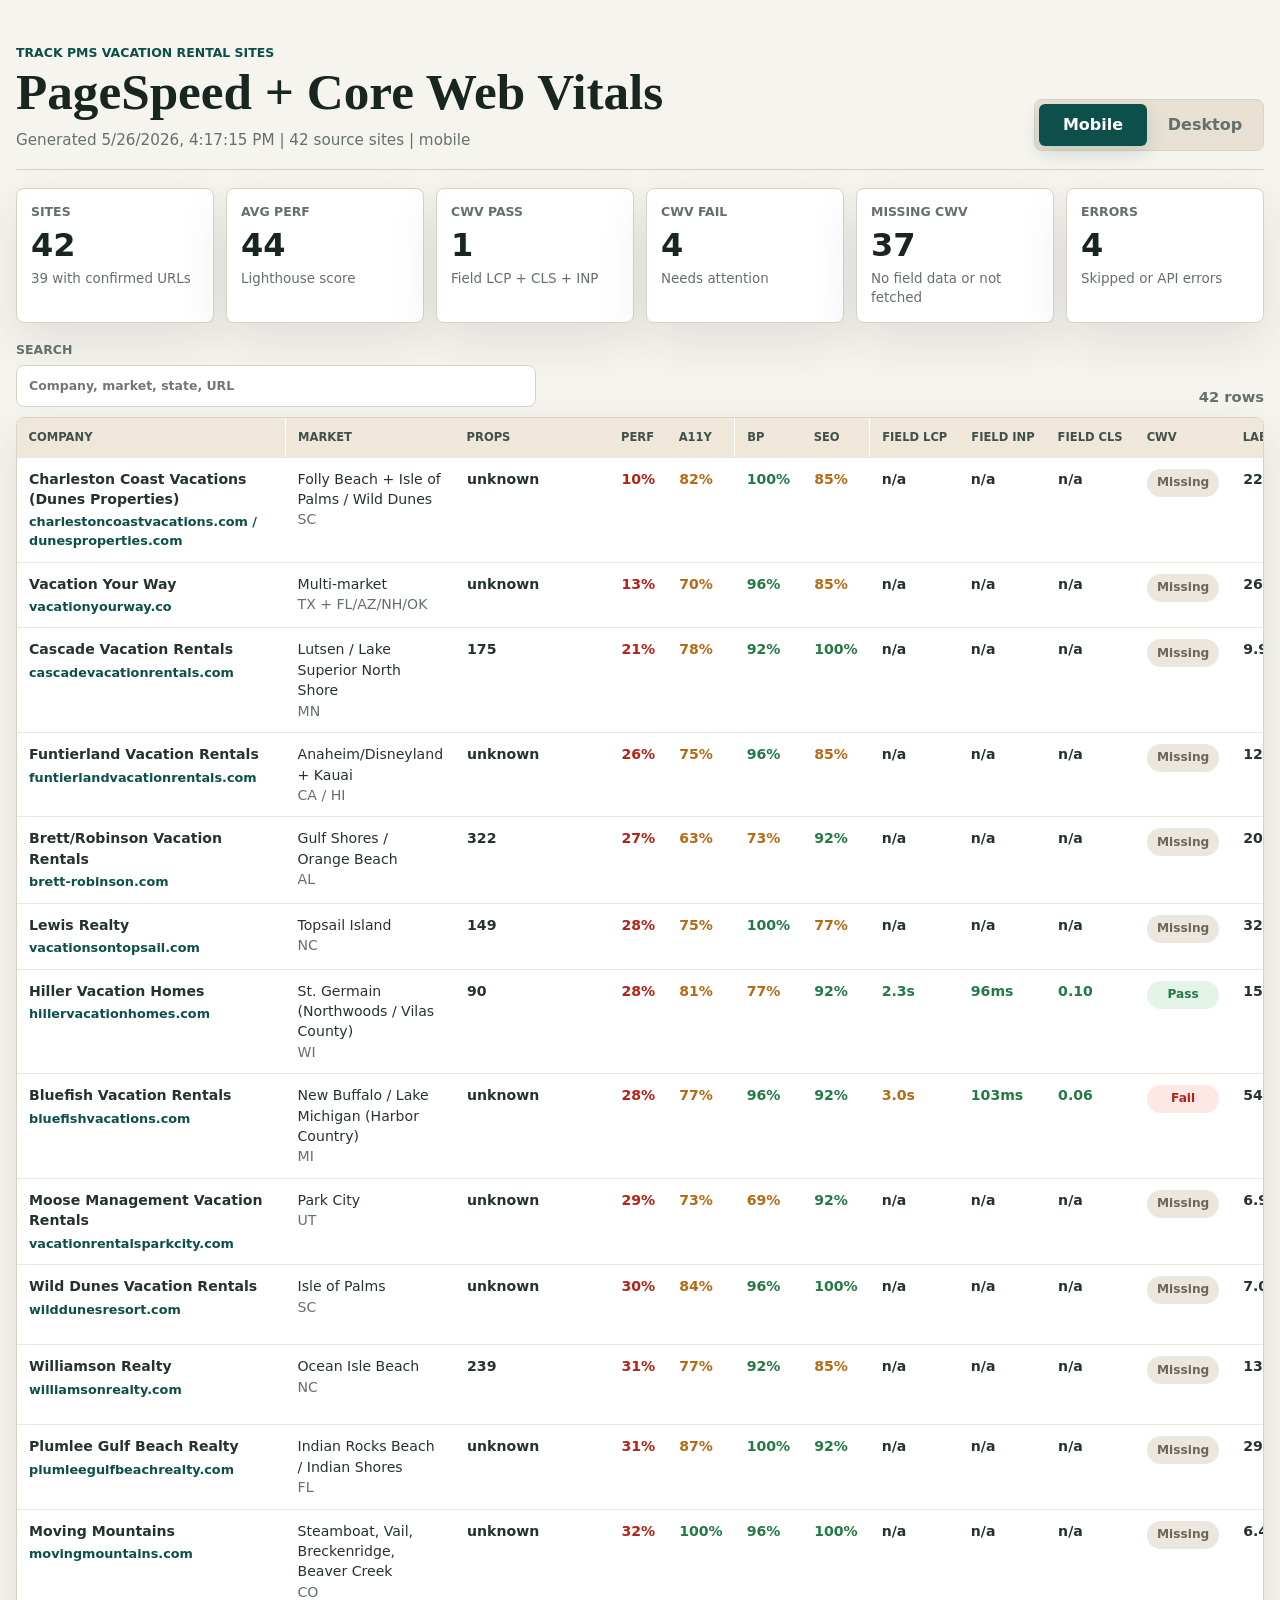
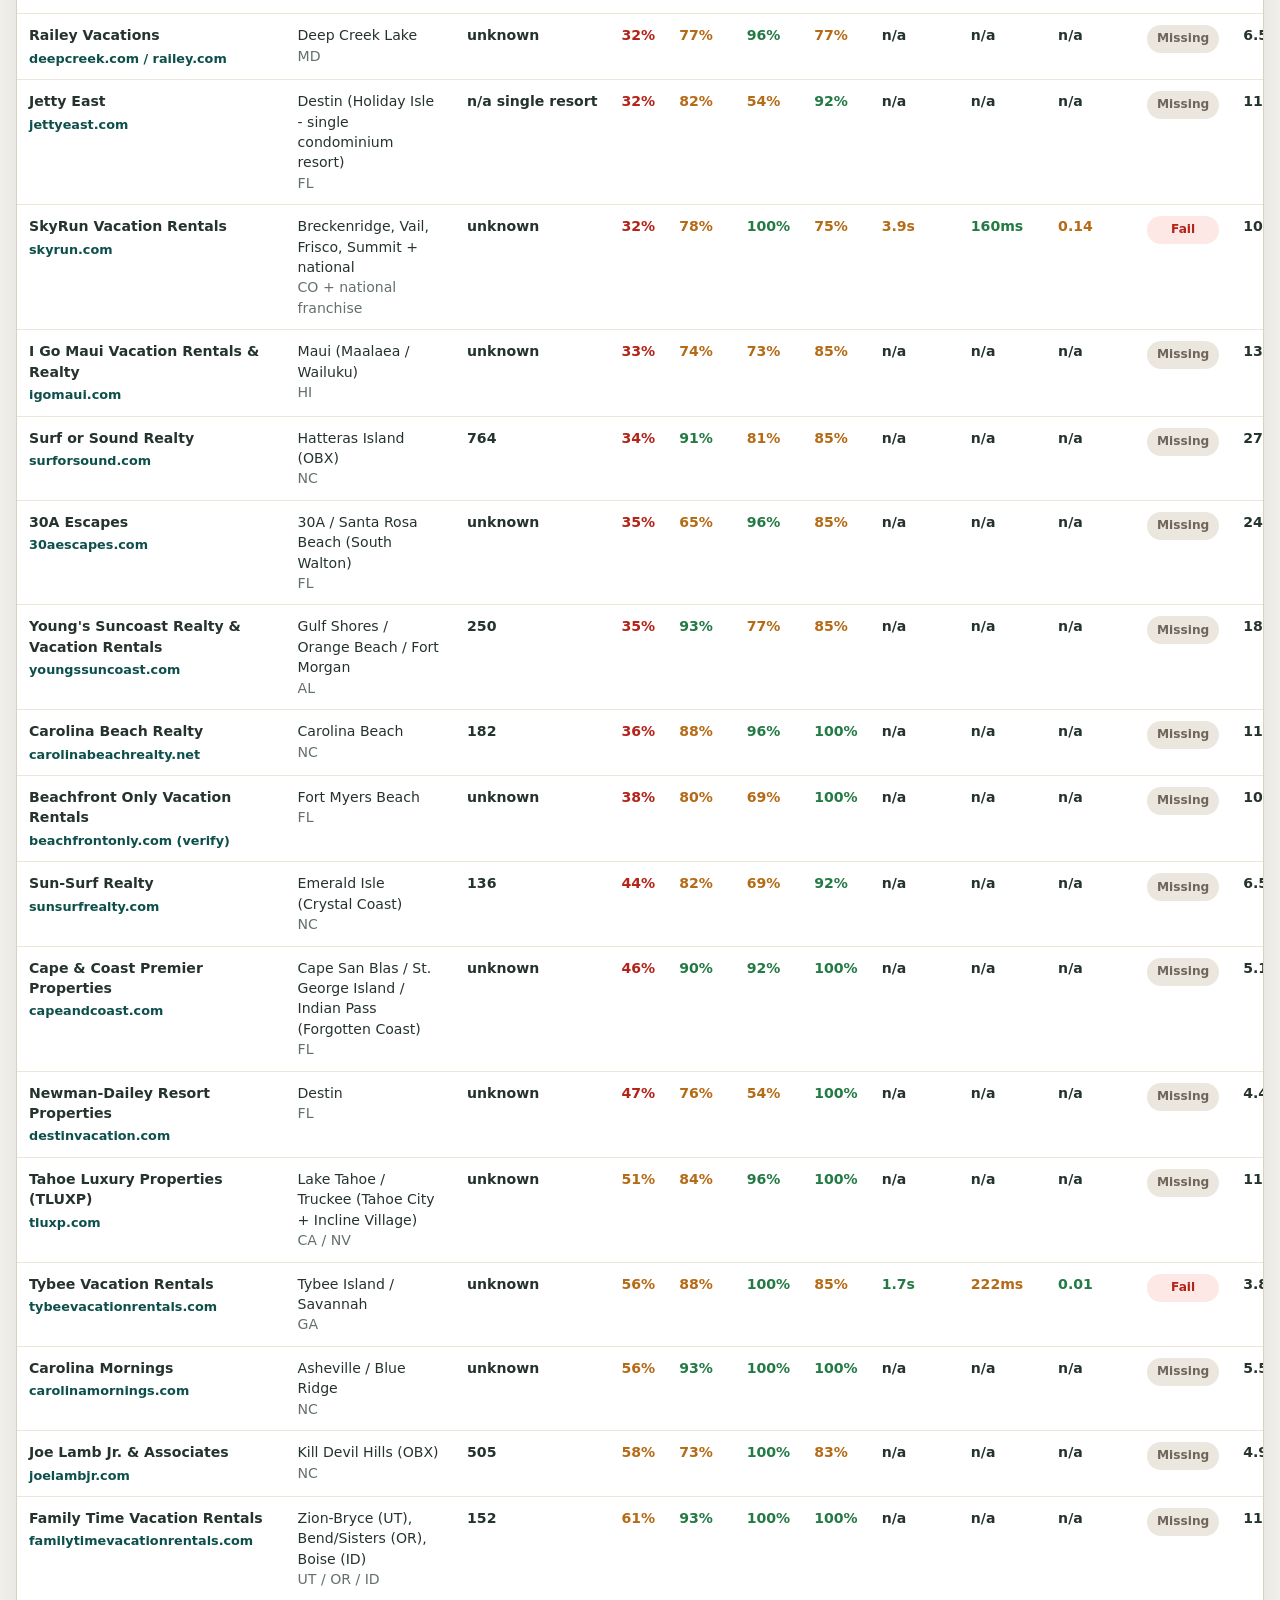
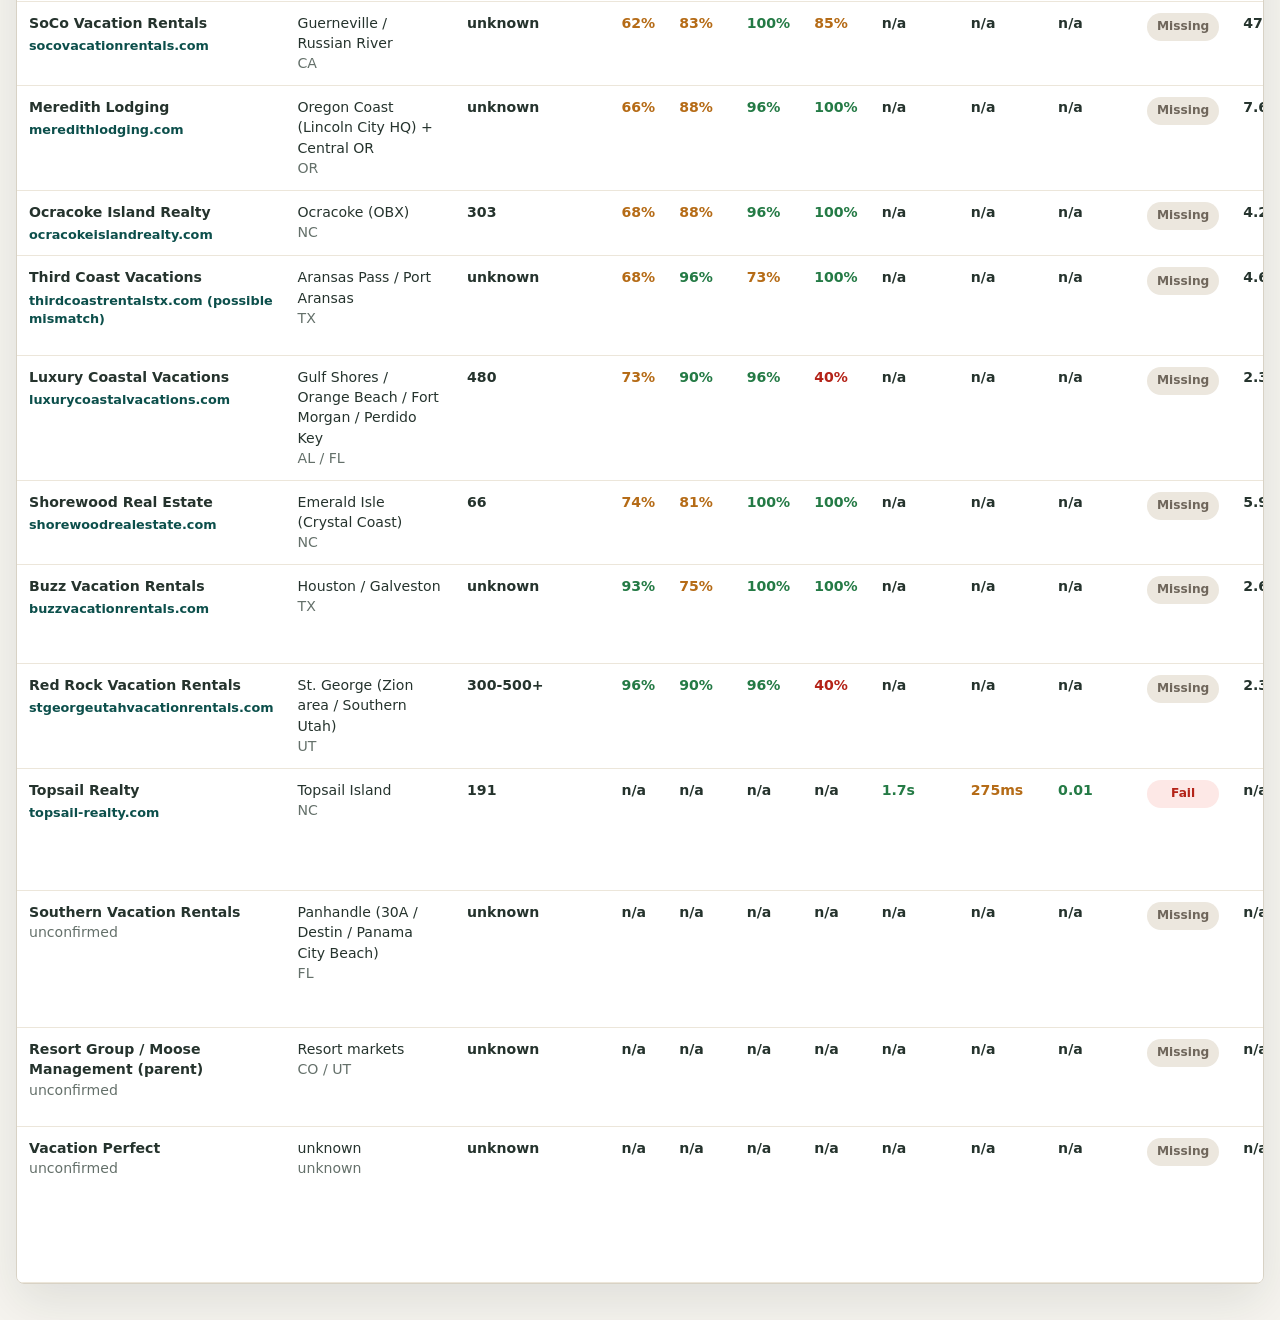
<file: pagespeed-dashboard/index.html>
<!doctype html>
<html lang="en">
  <head>
    <meta charset="utf-8">
    <meta name="viewport" content="width=device-width, initial-scale=1">
    <title>Track PMS PageSpeed Dashboard</title>
    <link rel="stylesheet" href="./styles.css">
  </head>
  <body>
    <main class="dashboard-shell">
      <header class="dashboard-header">
        <div>
          <p class="eyebrow">Track PMS Vacation Rental Sites</p>
          <h1>PageSpeed + Core Web Vitals</h1>
          <p class="meta" id="data-meta">Loading readings...</p>
        </div>
        <div class="device-toggle" role="group" aria-label="Device">
          <button class="device-button is-active" type="button" data-device="mobile">Mobile</button>
          <button class="device-button" type="button" data-device="desktop">Desktop</button>
        </div>
      </header>

      <section class="status-banner is-hidden" id="status-banner"></section>

      <section class="summary-grid" id="summary-grid" aria-label="Summary"></section>

      <section class="toolbar" aria-label="Table controls">
        <label class="search-field">
          <span>Search</span>
          <input id="site-search" type="search" autocomplete="off" placeholder="Company, market, state, URL">
        </label>
        <div class="toolbar-stat" id="row-count"></div>
      </section>

      <section class="table-wrap" aria-label="Site readings">
        <table>
          <thead>
            <tr>
              <th><button type="button" data-sort="company">Company</button></th>
              <th><button type="button" data-sort="market">Market</button></th>
              <th><button type="button" data-sort="propertyCount">Props</button></th>
              <th><button type="button" data-sort="performance">Perf</button></th>
              <th><button type="button" data-sort="accessibility">A11y</button></th>
              <th><button type="button" data-sort="bestPractices">BP</button></th>
              <th><button type="button" data-sort="seo">SEO</button></th>
              <th><button type="button" data-sort="fieldLcpMs">Field LCP</button></th>
              <th><button type="button" data-sort="fieldInpMs">Field INP</button></th>
              <th><button type="button" data-sort="fieldCls">Field CLS</button></th>
              <th><button type="button" data-sort="coreWebVitals">CWV</button></th>
              <th><button type="button" data-sort="labLcpMs">Lab LCP</button></th>
              <th><button type="button" data-sort="tbtMs">TBT</button></th>
              <th>Notes</th>
            </tr>
          </thead>
          <tbody id="site-table-body"></tbody>
        </table>
      </section>
    </main>

    <script type="module" src="./dashboard.js"></script>
  </body>
</html>
</file>
<file: pagespeed-dashboard/styles.css>
:root {
  color-scheme: light;
  --bg: #f6f4ef;
  --surface: #ffffff;
  --surface-soft: #f3efe6;
  --ink: #182520;
  --muted: #64706a;
  --line: #d8d2c5;
  --teal: #0f766e;
  --teal-dark: #0c4f4b;
  --green: #247a45;
  --amber: #b56b16;
  --red: #b42318;
  --shadow: 0 18px 50px rgba(24, 37, 32, 0.1);
}

* {
  box-sizing: border-box;
}

body {
  margin: 0;
  background: var(--bg);
  color: var(--ink);
  font-family: Inter, ui-sans-serif, system-ui, -apple-system, BlinkMacSystemFont, "Segoe UI", sans-serif;
  line-height: 1.45;
}

button,
input {
  font: inherit;
}

.dashboard-shell {
  width: min(1840px, calc(100vw - 32px));
  margin: 0 auto;
  padding: 24px 0 36px;
}

.dashboard-header {
  display: flex;
  align-items: end;
  justify-content: space-between;
  gap: 24px;
  padding: 20px 0 18px;
  border-bottom: 1px solid var(--line);
}

.eyebrow {
  margin: 0 0 6px;
  color: var(--teal-dark);
  font-size: 0.78rem;
  font-weight: 800;
  letter-spacing: 0;
  text-transform: uppercase;
}

h1 {
  margin: 0;
  font-family: Georgia, "Times New Roman", serif;
  font-size: clamp(2rem, 4vw, 4.6rem);
  line-height: 0.95;
  letter-spacing: 0;
}

.meta {
  margin: 12px 0 0;
  color: var(--muted);
  font-size: 0.95rem;
}

.device-toggle {
  display: grid;
  grid-template-columns: repeat(2, minmax(104px, 1fr));
  gap: 4px;
  min-width: 230px;
  padding: 4px;
  background: #e8e1d3;
  border: 1px solid var(--line);
  border-radius: 8px;
}

.device-button {
  min-height: 42px;
  border: 0;
  border-radius: 6px;
  background: transparent;
  color: var(--muted);
  cursor: pointer;
  font-weight: 800;
}

.device-button.is-active {
  background: var(--teal-dark);
  color: #fff;
  box-shadow: 0 8px 18px rgba(12, 79, 75, 0.16);
}

.status-banner {
  margin: 18px 0 0;
  padding: 12px 14px;
  border: 1px solid #ead2a8;
  border-left: 4px solid var(--amber);
  border-radius: 8px;
  background: #fff8e8;
  color: #65410e;
  font-weight: 700;
}

.is-hidden {
  display: none;
}

.summary-grid {
  display: grid;
  grid-template-columns: repeat(6, minmax(0, 1fr));
  gap: 12px;
  margin: 18px 0;
}

.summary-card {
  min-height: 104px;
  padding: 14px;
  border: 1px solid var(--line);
  border-radius: 8px;
  background: var(--surface);
  box-shadow: var(--shadow);
}

.summary-label {
  margin: 0;
  color: var(--muted);
  font-size: 0.78rem;
  font-weight: 800;
  letter-spacing: 0;
  text-transform: uppercase;
}

.summary-value {
  margin: 8px 0 0;
  font-size: 2rem;
  font-weight: 900;
  line-height: 1;
}

.summary-note {
  margin: 8px 0 0;
  color: var(--muted);
  font-size: 0.84rem;
}

.toolbar {
  display: flex;
  align-items: end;
  justify-content: space-between;
  gap: 16px;
  margin: 18px 0 10px;
}

.search-field {
  display: grid;
  gap: 6px;
  width: min(520px, 100%);
  color: var(--muted);
  font-size: 0.78rem;
  font-weight: 800;
  text-transform: uppercase;
}

.search-field input {
  width: 100%;
  min-height: 42px;
  padding: 0 12px;
  border: 1px solid var(--line);
  border-radius: 8px;
  background: var(--surface);
  color: var(--ink);
  outline: none;
}

.search-field input:focus {
  border-color: var(--teal);
  box-shadow: 0 0 0 3px rgba(15, 118, 110, 0.14);
}

.toolbar-stat {
  color: var(--muted);
  font-size: 0.92rem;
  font-weight: 800;
}

.table-wrap {
  overflow: auto;
  border: 1px solid var(--line);
  border-radius: 8px;
  background: var(--surface);
  box-shadow: var(--shadow);
}

table {
  width: 100%;
  min-width: 1420px;
  border-collapse: collapse;
}

th,
td {
  padding: 11px 12px;
  border-bottom: 1px solid #ece6da;
  text-align: left;
  vertical-align: top;
}

th {
  position: sticky;
  top: 0;
  z-index: 1;
  background: #eee7da;
  color: #42504a;
  font-size: 0.72rem;
  font-weight: 900;
  text-transform: uppercase;
  white-space: nowrap;
}

th button {
  display: inline-flex;
  align-items: center;
  gap: 5px;
  padding: 0;
  border: 0;
  background: transparent;
  color: inherit;
  cursor: pointer;
  font-weight: inherit;
  text-transform: inherit;
}

tbody tr:hover {
  background: #faf7ef;
}

td {
  color: #25332d;
  font-size: 0.88rem;
}

.company-cell {
  min-width: 260px;
}

.company-name {
  font-weight: 900;
}

.company-url {
  display: inline-block;
  margin-top: 4px;
  color: var(--teal-dark);
  font-size: 0.8rem;
  font-weight: 700;
  text-decoration: none;
}

.company-url:hover {
  text-decoration: underline;
}

.muted {
  color: var(--muted);
}

.number {
  font-variant-numeric: tabular-nums;
  font-weight: 900;
  white-space: nowrap;
}

.score-good {
  color: var(--green);
}

.score-needs-improvement {
  color: var(--amber);
}

.score-poor {
  color: var(--red);
}

.badge {
  display: inline-flex;
  align-items: center;
  justify-content: center;
  min-width: 72px;
  min-height: 28px;
  padding: 4px 8px;
  border-radius: 999px;
  font-size: 0.76rem;
  font-weight: 900;
  white-space: nowrap;
}

.badge-good,
.badge-pass {
  background: #e5f4e9;
  color: var(--green);
}

.badge-needs-improvement {
  background: #fff2d8;
  color: var(--amber);
}

.badge-poor,
.badge-fail {
  background: #fde8e6;
  color: var(--red);
}

.badge-missing {
  background: #ece7de;
  color: #6f665b;
}

.notes-cell {
  max-width: 360px;
  color: var(--muted);
  font-size: 0.82rem;
}

.error-note {
  display: block;
  margin-top: 4px;
  color: var(--red);
  font-weight: 800;
}

@media (max-width: 980px) {
  .dashboard-shell {
    width: min(100vw - 20px, 980px);
    padding-top: 12px;
  }

  .dashboard-header {
    align-items: stretch;
    flex-direction: column;
  }

  .device-toggle {
    width: 100%;
  }

  .summary-grid {
    grid-template-columns: repeat(2, minmax(0, 1fr));
  }

  .toolbar {
    align-items: stretch;
    flex-direction: column;
  }
}

@media (max-width: 560px) {
  h1 {
    font-size: 2.1rem;
  }

  .summary-grid {
    grid-template-columns: 1fr;
  }
}
</file>
